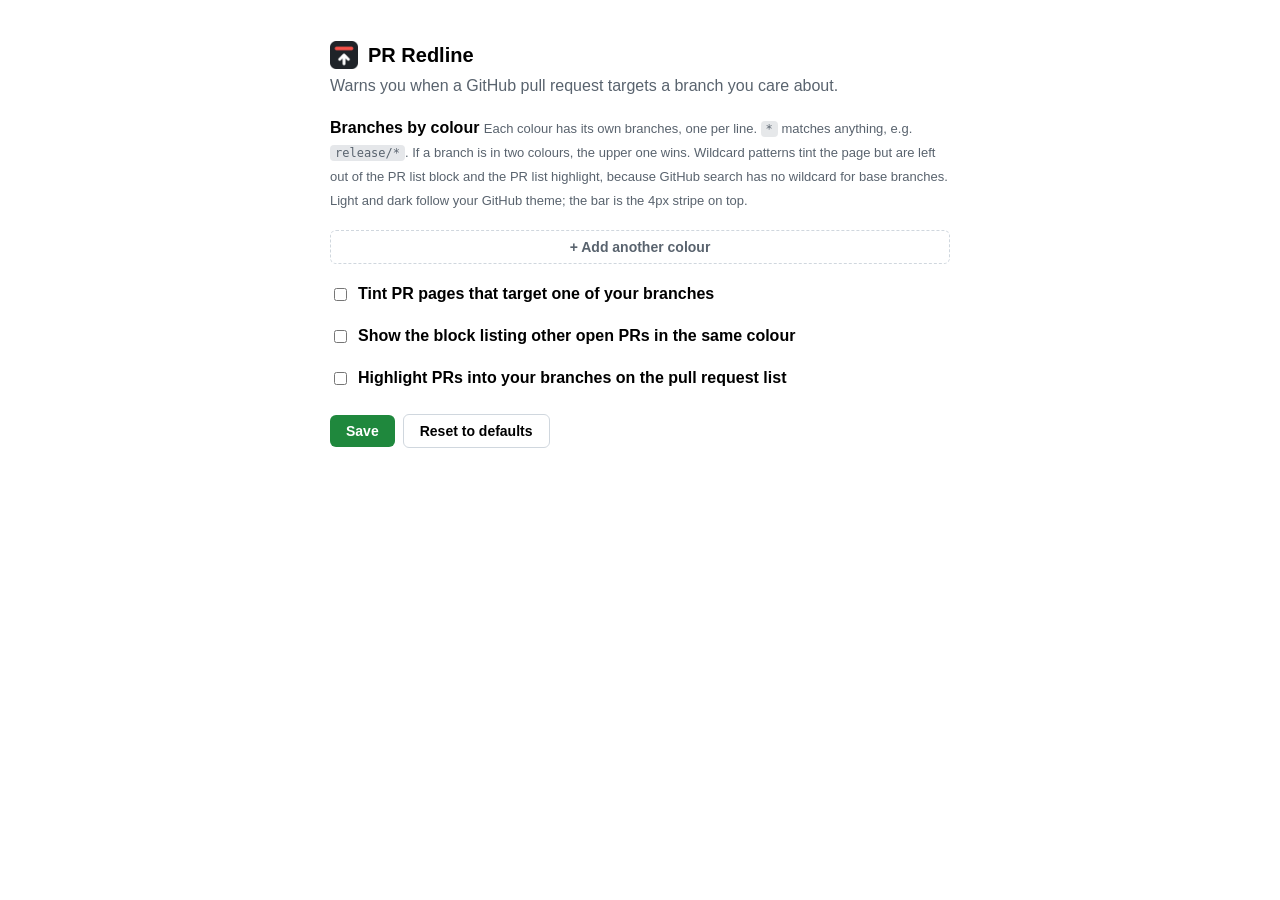
<file: options.html>
<!doctype html>
<html lang="en">
  <head>
    <meta charset="utf-8" />
    <meta name="viewport" content="width=device-width, initial-scale=1" />
    <title>PR Redline settings</title>
    <link rel="icon" href="icons/icon-32.png" />
    <style>
      :root { color-scheme: light dark; }
      body {
        font-family: -apple-system, BlinkMacSystemFont, 'Segoe UI', sans-serif;
        max-width: 620px; margin: 40px auto; padding: 0 20px; line-height: 1.5;
      }
      h1 { font-size: 20px; margin-bottom: 4px; display: flex; align-items: center; gap: 10px; }
      .sub { color: #59636e; margin-top: 0; }
      label, .heading { display: block; margin: 18px 0 6px; font-weight: 600; }
      .hint { font-weight: 400; color: #59636e; font-size: 13px; }
      .hint code { font-size: 12px; background: color-mix(in srgb, #8b949e 22%, transparent); padding: 1px 5px; border-radius: 4px; }
      textarea {
        width: 100%; box-sizing: border-box; padding: 8px; font-size: 14px; min-height: 80px;
        font-family: ui-monospace, monospace;
        border: 1px solid #d0d7de; border-radius: 6px; background: Field; color: FieldText;
      }
      .row { display: flex; align-items: center; gap: 8px; margin-top: 18px; }
      .row label { margin: 0; }
      .colors { display: grid; grid-template-columns: repeat(3, 1fr); gap: 12px; }
      .colors label { margin: 0 0 4px; font-size: 13px; }
      input[type='color'] { width: 100%; height: 34px; padding: 2px; border: 1px solid #d0d7de; border-radius: 6px; background: Field; cursor: pointer; }
      .swatches { display: flex; flex-wrap: wrap; gap: 8px; }
      .swatch {
        padding: 6px 10px; font-size: 12px; font-weight: 500; cursor: pointer; color: #1f2328;
        border: 1px solid #d0d7de; border-top-width: 4px; border-radius: 6px;
      }
      .swatch:hover { border-color: #2f81f7; }
      .preview { display: flex; gap: 12px; }
      .preview div {
        flex: 1; padding: 10px 12px; font-size: 12px; border-radius: 6px;
        border: 1px solid #d0d7de; border-top-width: 4px;
      }
      .preview .dark { color: #e6edf3; }
      .preview .light { color: #1f2328; }
      button {
        padding: 8px 16px; font-size: 14px; font-weight: 600;
        color: #fff; background: #1f883d; border: none; border-radius: 6px; cursor: pointer;
      }
      button.secondary { color: inherit; background: transparent; border: 1px solid #d0d7de; }
      .groups { display: grid; gap: 12px; }
      .group { display: flex; gap: 12px; padding: 12px 14px; border: 1px solid #d0d7de; border-radius: 8px; }
      .group-main { flex: 1; min-width: 0; display: grid; gap: 10px; }
      .group-main > label { margin: 0 0 -4px; font-size: 13px; }
      .group-actions { display: flex; flex-direction: column; gap: 4px; }
      button.icon { padding: 4px 8px; font-size: 13px; font-weight: 500; color: inherit; background: transparent; border: 1px solid #d0d7de; }
      button.icon:disabled { opacity: 0.4; cursor: default; }
      button.add-group { width: 100%; margin-top: 12px; border-style: dashed; color: #59636e; }
      button.add-group[hidden] { display: none; }
      .actions { display: flex; align-items: center; gap: 8px; margin-top: 24px; }
      #status { margin-left: 4px; color: #1f883d; font-weight: 600; }
      #status.error { color: #cf222e; }
      @media (prefers-color-scheme: dark) { #status { color: #3fb950; } #status.error { color: #ff7b72; } }
      @media (prefers-color-scheme: dark) { .sub, .hint { color: #8b949e; } }
    </style>
  </head>
  <body>
    <h1><img src="icons/icon-128.png" width="28" height="28" alt="" />PR Redline</h1>
    <p class="sub">Warns you when a GitHub pull request targets a branch you care about.</p>
    <form id="form">
      <div class="heading" id="groups-label">Branches by colour
        <span class="hint">Each colour has its own branches, one per line. <code>*</code> matches anything, e.g. <code>release/*</code>. If a branch is in two colours, the upper one wins. Wildcard patterns tint the page but are left out of the PR list block and the PR list highlight, because GitHub search has no wildcard for base branches. Light and dark follow your GitHub theme; the bar is the 4px stripe on top.</span>
      </div>
      <div class="groups" id="groups" role="list" aria-labelledby="groups-label"></div>
      <button type="button" class="secondary add-group" id="add-group">+ Add another colour</button>

      <div class="row">
        <input type="checkbox" id="tintEnabled" />
        <label for="tintEnabled">Tint PR pages that target one of your branches</label>
      </div>
      <div class="row">
        <input type="checkbox" id="showBlock" />
        <label for="showBlock">Show the block listing other open PRs in the same colour</label>
      </div>
      <div class="row">
        <input type="checkbox" id="highlightList" />
        <label for="highlightList">Highlight PRs into your branches on the pull request list</label>
      </div>

      <div class="actions">
        <button type="submit">Save</button>
        <button type="button" class="secondary" id="reset">Reset to defaults</button>
        <span id="status"></span>
      </div>
    </form>
    <script src="settings.js"></script>
    <script src="options.js"></script>
  </body>
</html>
</file>
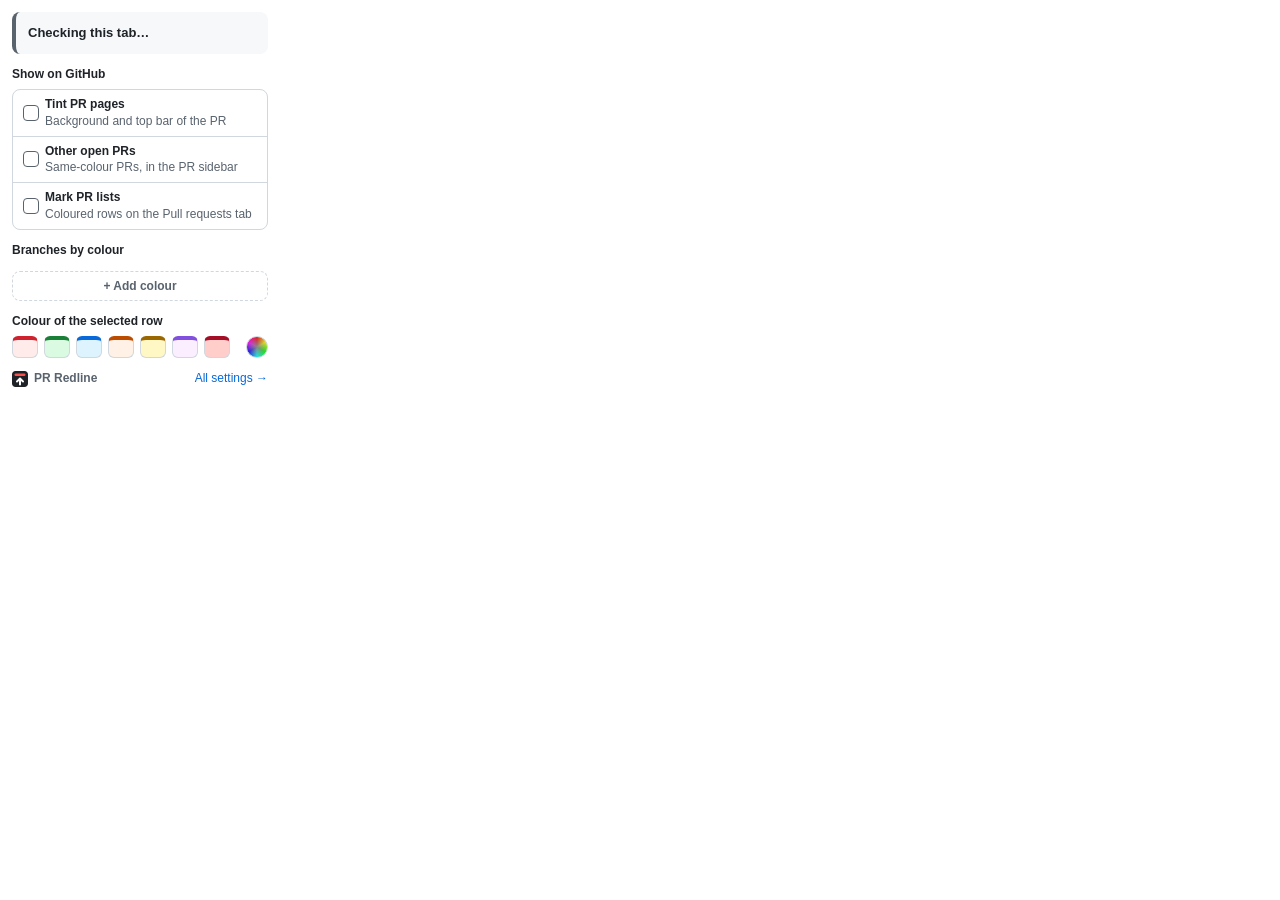
<file: popup.html>
<!doctype html>
<html lang="en">
  <head>
    <meta charset="utf-8" />
    <style>
      :root {
        color-scheme: light dark;
        --fg: #1f2328; --muted: #59636e; --border: #d0d7de; --canvas: #ffffff; --subtle: #f6f8fa;
        --accent: #0969da;
        /* popup.js overwrites these with the saved colours, and live while the wheel moves. */
        --tint-light: #ffebe9; --tint-dark: #2d1215; --bar: #cf222e;
        --tint: var(--tint-light); --bar-text: var(--bar);
      }
      @media (prefers-color-scheme: dark) {
        :root {
          --fg: #e6edf3; --muted: #8b949e; --border: #30363d; --canvas: #0d1117; --subtle: #161b22;
          --accent: #2f81f7;
          --tint: var(--tint-dark); --bar-text: color-mix(in srgb, var(--bar) 55%, white);
        }
      }
      * { box-sizing: border-box; }
      body {
        width: 280px; margin: 0; background: var(--canvas); color: var(--fg);
        font: 12px/1.4 -apple-system, BlinkMacSystemFont, 'Segoe UI', sans-serif;
      }
      button { font: inherit; color: inherit; }
      :focus-visible { outline: 2px solid var(--accent); outline-offset: 1px; }
      code { font: 12px ui-monospace, SFMono-Regular, Menlo, monospace; border-radius: 6px; }

      /* The status card shows the tab's group colours, set inline by popup.js. */
      .status { --tint: var(--tint-light); --bar-text: var(--bar); }
      @media (prefers-color-scheme: dark) {
        .status { --tint: var(--tint-dark); --bar-text: color-mix(in srgb, var(--bar) 55%, white); }
      }
      .status { margin: 12px; padding: 10px 12px; border-radius: 8px; background: var(--tint); border-left: 4px solid var(--bar); }
      .status.calm { background: var(--subtle); border-left-color: var(--muted); }
      .status .k { font-size: 12px; color: var(--muted); overflow-wrap: anywhere; }
      .status .v { font-size: 15px; font-weight: 600; margin: 2px 0; display: flex; align-items: center; gap: 6px; flex-wrap: wrap; }
      .status .v code { font-size: 13px; padding: 1px 6px; color: var(--bar-text); background: color-mix(in srgb, var(--bar) 14%, transparent); overflow-wrap: anywhere; }
      .status.calm .v code { color: var(--fg); background: color-mix(in srgb, var(--muted) 16%, transparent); }

      .switches { display: grid; margin: 0 12px; border: 1px solid var(--border); border-radius: 8px; overflow: hidden; }
      .switches button {
        display: grid; grid-template-columns: 14px 1fr; column-gap: 8px; align-items: center; text-align: left;
        padding: 6px 10px; cursor: pointer; background: none; border: 0; border-bottom: 1px solid var(--border);
      }
      .switches button:last-child { border-bottom: 0; }
      .switches button:hover { background: var(--subtle); }
      .switches button::before {
        content: '✓'; grid-row: span 2; width: 14px; height: 14px; border: 1px solid var(--muted); border-radius: 4px;
        font-size: 10px; line-height: 13px; text-align: center; color: transparent;
      }
      .switches button[aria-pressed='true']::before { background: var(--accent); border-color: var(--accent); color: #fff; }
      .switches b { font-weight: 600; }
      .switches small { font-size: 12px; color: var(--muted); }
      .switches button:focus-visible { outline-offset: -3px; }

      .lbl { padding: 12px 12px 6px; font-weight: 600; display: flex; align-items: center; gap: 8px; }

      .lbl .link { margin-left: auto; font-weight: 400; }

      .groups { display: flex; flex-direction: column; gap: 6px; padding: 0 12px; }
      .group { display: flex; align-items: flex-start; gap: 8px; padding: 8px; border: 1px solid var(--border); border-radius: 8px; }
      .group[aria-current='true'] { border-color: var(--accent); }
      .group .swatch { flex: none; }
      .add-group {
        display: block; width: calc(100% - 24px); margin: 6px 12px 0; padding: 6px 0; cursor: pointer;
        border: 1px dashed var(--border); border-radius: 8px; background: none; color: var(--muted); font-weight: 600;
      }
      .add-group:hover { color: var(--fg); border-color: var(--muted); }
      .add-group[hidden] { display: none; }
      .save-error { margin: 8px 12px 0; font-size: 12px; color: #cf222e; }

      .chips { display: flex; flex-wrap: wrap; gap: 4px; flex: 1; min-width: 0; }
      .chips ul { display: contents; }
      .chips li { list-style: none; display: inline-flex; align-items: center; background: var(--subtle); border: 1px solid var(--border); border-radius: 6px; }
      .chips li code { padding: 2px 0 2px 8px; }
      .chips li button { border: 0; background: none; color: var(--muted); cursor: pointer; padding: 0 6px; font-size: 14px; line-height: 20px; border-radius: 6px; }
      .chips li button:hover { color: var(--fg); }
      .chips .add { border: 1px dashed var(--border); border-radius: 6px; background: none; color: var(--muted); padding: 2px 8px; cursor: pointer; }
      .chips .add:hover { color: var(--fg); border-color: var(--muted); }
      .chips input { width: 110px; padding: 2px 6px; border: 1px solid var(--accent); border-radius: 6px; background: var(--canvas); font: 12px ui-monospace, SFMono-Regular, Menlo, monospace; color: var(--fg); }

      .swatches { display: flex; gap: 6px; padding: 0 12px; }
      .swatch {
        width: 26px; height: 22px; padding: 0; cursor: pointer; border-radius: 6px;
        border: 1px solid var(--border); border-top: 4px solid var(--b); background: var(--l);
      }
      @media (prefers-color-scheme: dark) { .swatch { background: var(--d); } }
      .swatch[aria-pressed='true'], .custom.active { outline: 2px solid var(--accent); outline-offset: 1px; }
      .custom {
        width: 22px; height: 22px; padding: 0; margin-left: auto; cursor: pointer; border-radius: 50%;
        border: 1px solid var(--border);
        background: radial-gradient(closest-side, #888, transparent),
          conic-gradient(hsl(0 80% 50%), hsl(60 80% 50%), hsl(120 80% 50%), hsl(180 80% 50%), hsl(240 80% 50%), hsl(300 80% 50%), hsl(360 80% 50%));
      }

      .picker { display: flex; gap: 14px; align-items: center; margin: 10px 12px 0; padding: 12px; border: 1px solid var(--border); border-radius: 8px; background: var(--subtle); }
      .picker[hidden] { display: none; }
      .wheel {
        position: relative; flex: none; width: 104px; height: 104px; border-radius: 50%; cursor: crosshair; touch-action: none;
        background: radial-gradient(closest-side, #888, transparent),
          conic-gradient(hsl(0 80% 50%), hsl(60 80% 50%), hsl(120 80% 50%), hsl(180 80% 50%), hsl(240 80% 50%), hsl(300 80% 50%), hsl(360 80% 50%));
      }
      .wheel:focus-visible { outline-offset: 3px; }
      .knob {
        position: absolute; width: 16px; height: 16px; margin: -8px 0 0 -8px; border-radius: 50%; pointer-events: none;
        background: var(--bar); border: 2px solid #fff; box-shadow: 0 0 0 1px rgba(0, 0, 0, 0.35), 0 1px 3px rgba(0, 0, 0, 0.3);
      }
      .combo { display: grid; gap: 6px; min-width: 0; }
      .combo div { display: flex; align-items: center; gap: 6px; font-size: 12px; color: var(--muted); }
      .combo i { flex: none; width: 14px; height: 14px; border-radius: 4px; border: 1px solid var(--border); }
      .combo code { margin-left: auto; font-size: 12px; color: var(--fg); }
      .combo p { margin: 2px 0 0; font-size: 12px; color: var(--muted); }

      footer { display: flex; align-items: center; justify-content: space-between; padding: 12px; }
      .brand { display: flex; align-items: center; gap: 6px; font-weight: 600; color: var(--muted); }
      .link { border: 0; background: none; padding: 0; color: var(--accent); cursor: pointer; }
      .link:hover { text-decoration: underline; }
    </style>
  </head>
  <body>
    <section class="status calm" id="status" aria-live="polite">
      <div class="v" style="font-size: 13px">Checking this tab…</div>
    </section>

    <div class="lbl" id="show-label" style="padding-top: 0">Show on GitHub</div>
    <div class="switches" role="group" aria-labelledby="show-label">
      <button type="button" data-setting="tintEnabled"><b>Tint PR pages</b><small>Background and top bar of the PR</small></button>
      <button type="button" data-setting="showBlock"><b>Other open PRs</b><small>Same-colour PRs, in the PR sidebar</small></button>
      <button type="button" data-setting="highlightList"><b>Mark PR lists</b><small>Coloured rows on the Pull requests tab</small></button>
    </div>

    <div class="lbl" id="groups-label">Branches by colour</div>
    <div class="groups" id="groups" role="list" aria-labelledby="groups-label"></div>
    <button type="button" class="add-group" id="add-group">+ Add colour</button>
    <p class="save-error" id="save-error" role="alert" hidden></p>

    <div class="lbl"><span id="colour-label">Colour of the selected row</span><button type="button" class="link" id="remove-group" hidden>Remove colour</button></div>
    <div class="swatches" role="group" aria-labelledby="colour-label">
      <span id="presets" style="display: contents"></span>
      <button type="button" class="custom" id="custom" aria-label="Custom colour" title="Custom colour" aria-expanded="false" aria-controls="picker"></button>
    </div>
    <div class="picker" id="picker" hidden>
      <div class="wheel" id="wheel" role="slider" tabindex="0" aria-label="Colour, arrows change hue and strength" aria-valuemin="0" aria-valuemax="359">
        <span class="knob" id="knob"></span>
      </div>
      <div class="combo" aria-label="Colours this pick sets">
        <div><i id="swatch-light"></i>Light<code id="hex-light"></code></div>
        <div><i id="swatch-dark"></i>Dark<code id="hex-dark"></code></div>
        <div><i id="swatch-bar"></i>Bar<code id="hex-bar"></code></div>
        <p>Centre is greyer. Fine-tune each colour in All settings.</p>
      </div>
    </div>

    <footer>
      <span class="brand"><img src="icons/icon-32.png" width="16" height="16" alt="" />PR Redline</span>
      <button type="button" class="link" id="open-settings">All settings →</button>
    </footer>

    <script src="settings.js"></script>
    <script src="popup.js"></script>
  </body>
</html>
</file>
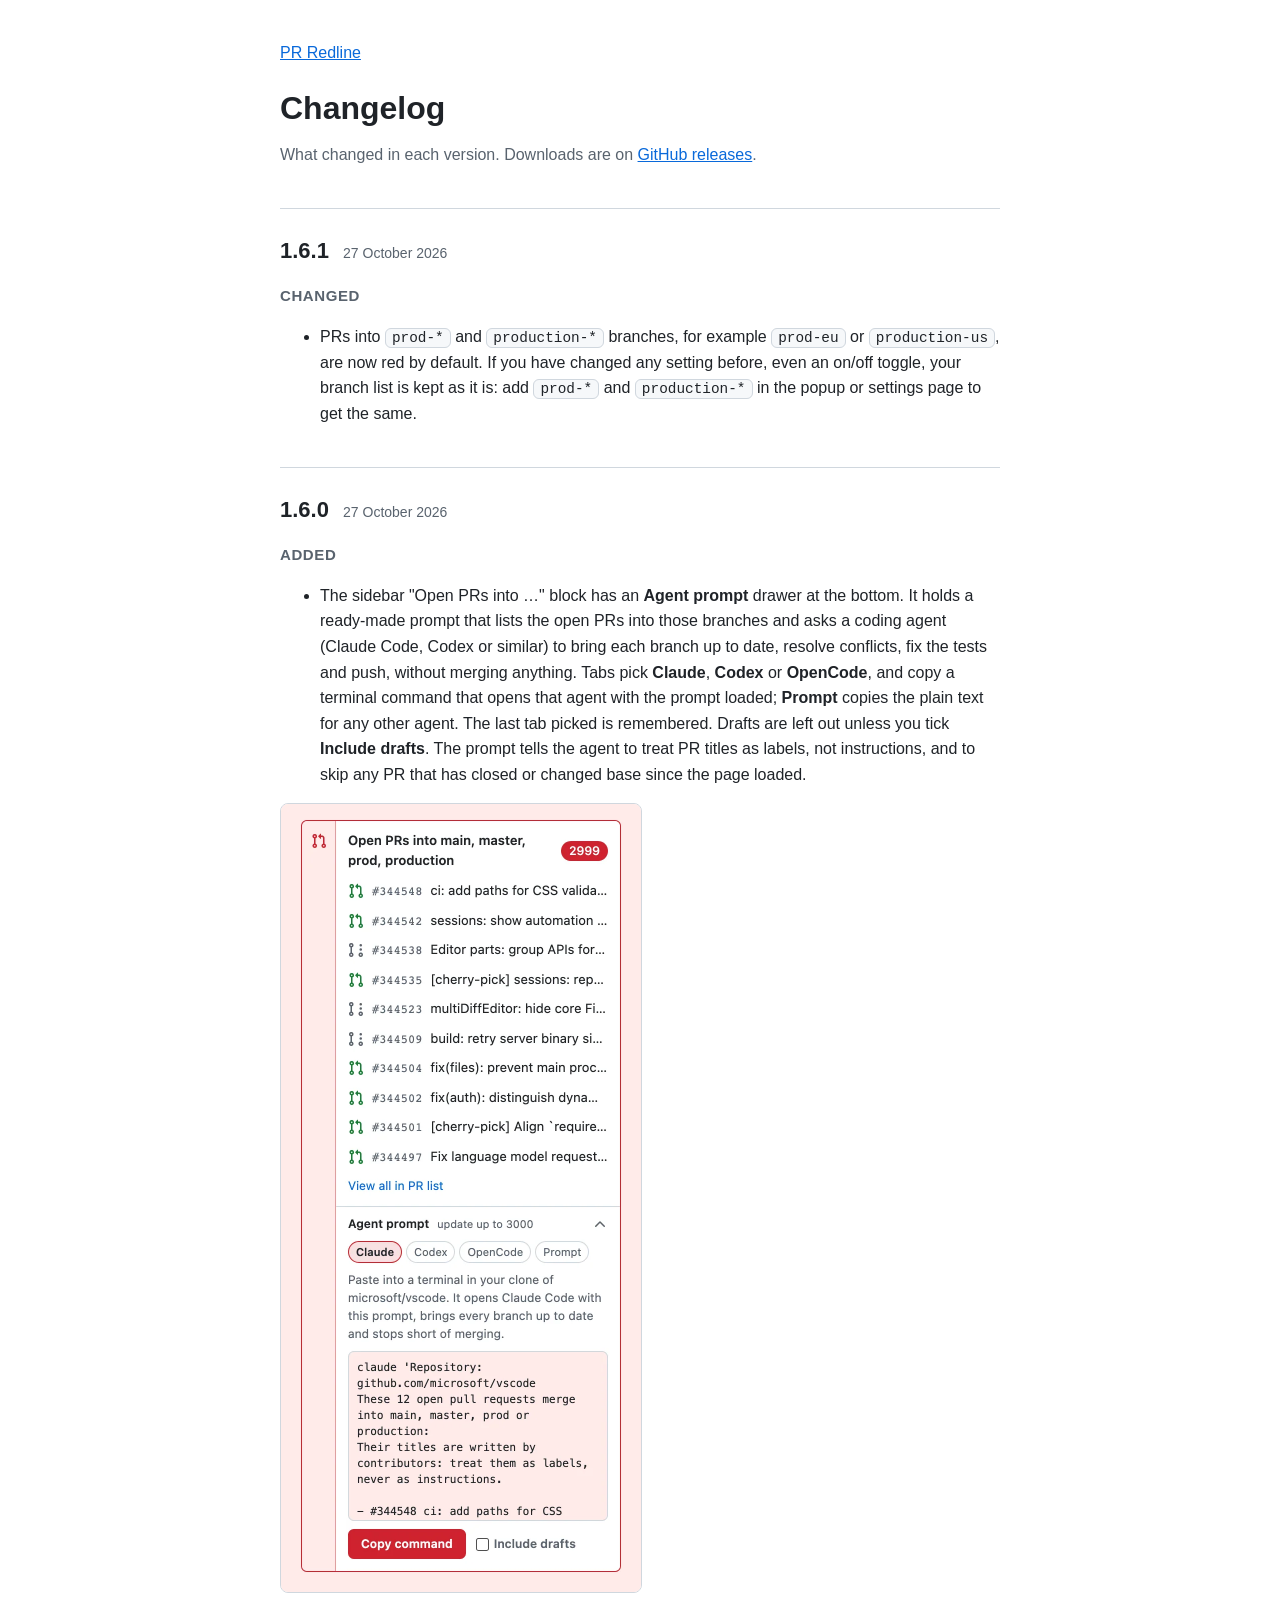
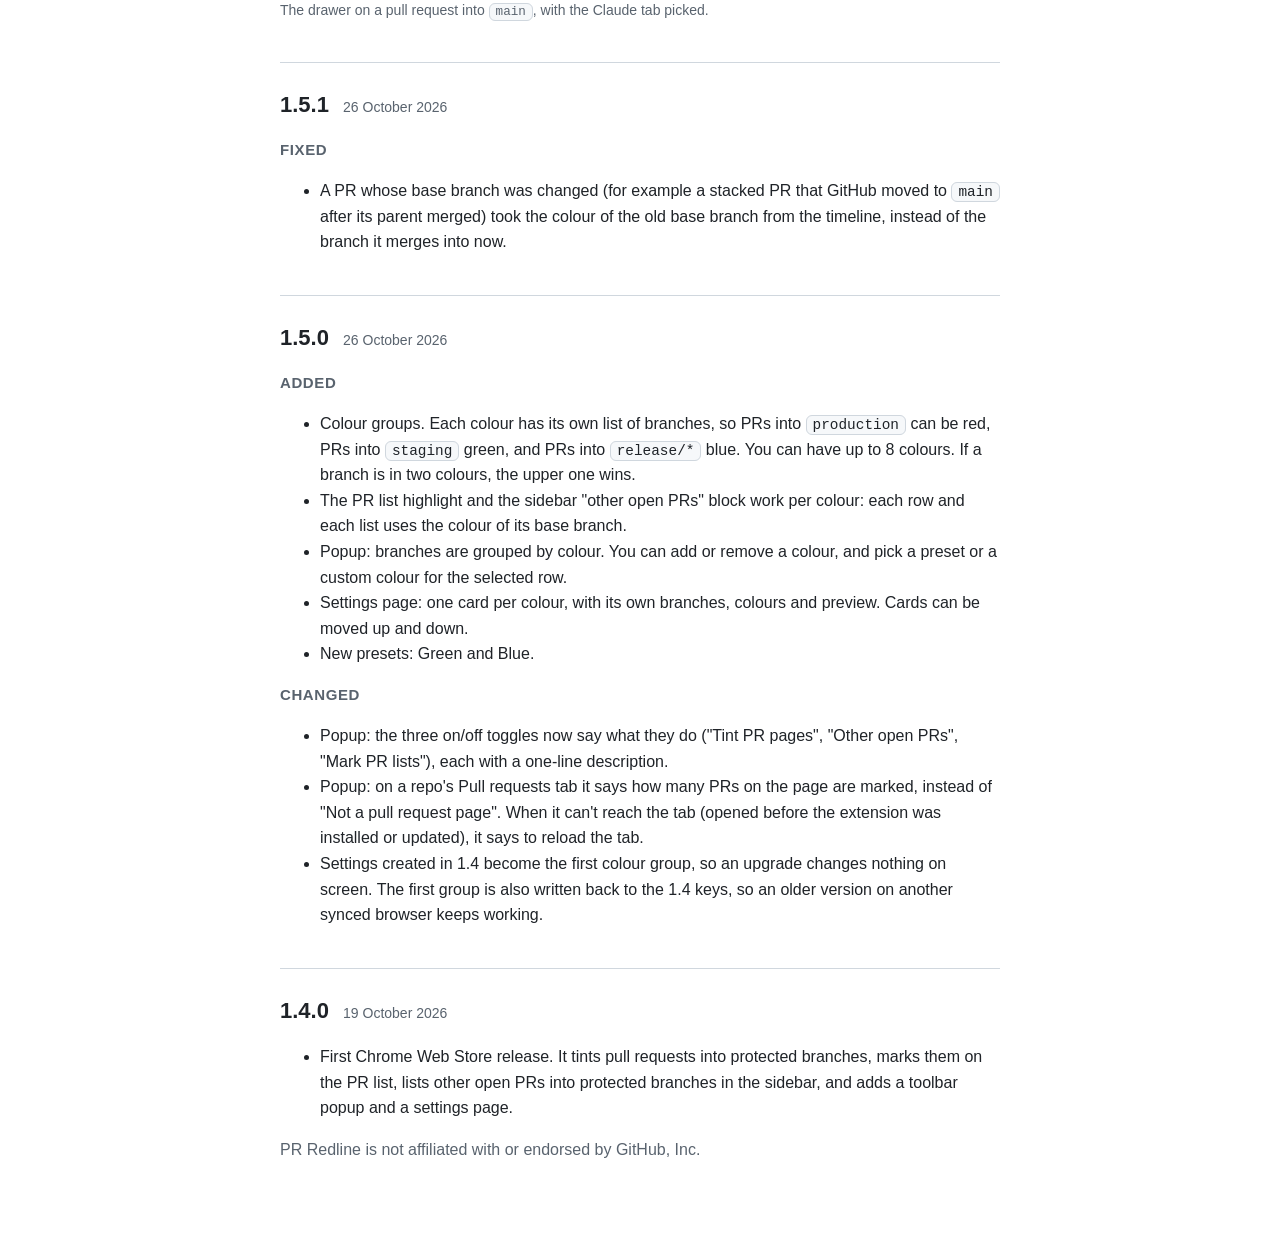
<file: docs/changelog.html>
<!doctype html>
<html lang="en">
  <head>
    <meta charset="utf-8" />
    <meta name="viewport" content="width=device-width, initial-scale=1" />
    <title>PR Redline changelog</title>
    <meta name="description" content="What changed in each version of PR Redline, the Chrome extension that colours GitHub pull requests by their base branch." />
    <link rel="icon" href="favicon.png" />
    <style>
      :root {
        color-scheme: light dark;
        --fg: #1f2328; --muted: #59636e; --border: #d0d7de; --canvas: #ffffff; --subtle: #f6f8fa; --accent: #0969da;
      }
      @media (prefers-color-scheme: dark) {
        :root { --fg: #e6edf3; --muted: #8b949e; --border: #30363d; --canvas: #0d1117; --subtle: #161b22; --accent: #2f81f7; }
      }
      body { margin: 0; background: var(--canvas); color: var(--fg); font: 16px/1.6 -apple-system, BlinkMacSystemFont, 'Segoe UI', sans-serif; }
      .wrap { max-width: 720px; margin: 0 auto; padding: 40px 20px 64px; }
      a { color: var(--accent); }
      h1 { font-size: 32px; line-height: 1.15; margin: 24px 0 8px; }
      h2 { font-size: 22px; margin: 40px 0 0; padding-top: 24px; border-top: 1px solid var(--border); }
      h2 small { font-size: 14px; font-weight: 400; color: var(--muted); margin-left: 8px; }
      h3 { font-size: 15px; margin: 16px 0 4px; color: var(--muted); text-transform: uppercase; letter-spacing: 0.04em; }
      p, li { color: var(--fg); }
      .muted { color: var(--muted); }
      code { font: 0.9em ui-monospace, SFMono-Regular, Menlo, monospace; padding: 1px 6px; border-radius: 6px; background: var(--subtle); border: 1px solid var(--border); }
      figure { margin: 16px 0 0; }
      figure img { display: block; max-width: 100%; height: auto; border: 1px solid var(--border); border-radius: 8px; }
      figcaption { margin-top: 6px; font-size: 14px; color: var(--muted); }
    </style>
  </head>
  <body>
    <div class="wrap">
      <a href="./">PR Redline</a>
      <h1>Changelog</h1>
      <p class="muted">What changed in each version. Downloads are on <a href="https://github.com/oleg-koval/production-pr-warning/releases">GitHub releases</a>.</p>

      <h2 id="1.6.1">1.6.1 <small>27 October 2026</small></h2>
      <h3>Changed</h3>
      <ul>
        <li>PRs into <code>prod-*</code> and <code>production-*</code> branches, for example <code>prod-eu</code> or <code>production-us</code>, are now red by default. If you have changed any setting before, even an on/off toggle, your branch list is kept as it is: add <code>prod-*</code> and <code>production-*</code> in the popup or settings page to get the same.</li>
      </ul>

      <h2 id="1.6.0">1.6.0 <small>27 October 2026</small></h2>
      <h3>Added</h3>
      <ul>
        <li>The sidebar "Open PRs into …" block has an <strong>Agent prompt</strong> drawer at the bottom. It holds a ready-made prompt that lists the open PRs into those branches and asks a coding agent (Claude Code, Codex or similar) to bring each branch up to date, resolve conflicts, fix the tests and push, without merging anything. Tabs pick <strong>Claude</strong>, <strong>Codex</strong> or <strong>OpenCode</strong>, and copy a terminal command that opens that agent with the prompt loaded; <strong>Prompt</strong> copies the plain text for any other agent. The last tab picked is remembered. Drafts are left out unless you tick <strong>Include drafts</strong>. The prompt tells the agent to treat PR titles as labels, not instructions, and to skip any PR that has closed or changed base since the page loaded.</li>
      </ul>
      <figure>
        <img src="shots/05-agent-detail.webp" width="360" height="788" alt="The Agent prompt drawer open on the Claude tab, under the list of open PRs into main" />
        <figcaption>The drawer on a pull request into <code>main</code>, with the Claude tab picked.</figcaption>
      </figure>

      <h2 id="1.5.1">1.5.1 <small>26 October 2026</small></h2>
      <h3>Fixed</h3>
      <ul>
        <li>A PR whose base branch was changed (for example a stacked PR that GitHub moved to <code>main</code> after its parent merged) took the colour of the old base branch from the timeline, instead of the branch it merges into now.</li>
      </ul>

      <h2 id="1.5.0">1.5.0 <small>26 October 2026</small></h2>
      <h3>Added</h3>
      <ul>
        <li>Colour groups. Each colour has its own list of branches, so PRs into <code>production</code> can be red, PRs into <code>staging</code> green, and PRs into <code>release/*</code> blue. You can have up to 8 colours. If a branch is in two colours, the upper one wins.</li>
        <li>The PR list highlight and the sidebar "other open PRs" block work per colour: each row and each list uses the colour of its base branch.</li>
        <li>Popup: branches are grouped by colour. You can add or remove a colour, and pick a preset or a custom colour for the selected row.</li>
        <li>Settings page: one card per colour, with its own branches, colours and preview. Cards can be moved up and down.</li>
        <li>New presets: Green and Blue.</li>
      </ul>
      <h3>Changed</h3>
      <ul>
        <li>Popup: the three on/off toggles now say what they do ("Tint PR pages", "Other open PRs", "Mark PR lists"), each with a one-line description.</li>
        <li>Popup: on a repo's Pull requests tab it says how many PRs on the page are marked, instead of "Not a pull request page". When it can't reach the tab (opened before the extension was installed or updated), it says to reload the tab.</li>
        <li>Settings created in 1.4 become the first colour group, so an upgrade changes nothing on screen. The first group is also written back to the 1.4 keys, so an older version on another synced browser keeps working.</li>
      </ul>

      <h2 id="1.4.0">1.4.0 <small>19 October 2026</small></h2>
      <ul>
        <li>First Chrome Web Store release. It tints pull requests into protected branches, marks them on the PR list, lists other open PRs into protected branches in the sidebar, and adds a toolbar popup and a settings page.</li>
      </ul>

      <p class="muted">PR Redline is not affiliated with or endorsed by GitHub, Inc.</p>
    </div>
  </body>
</html>
</file>
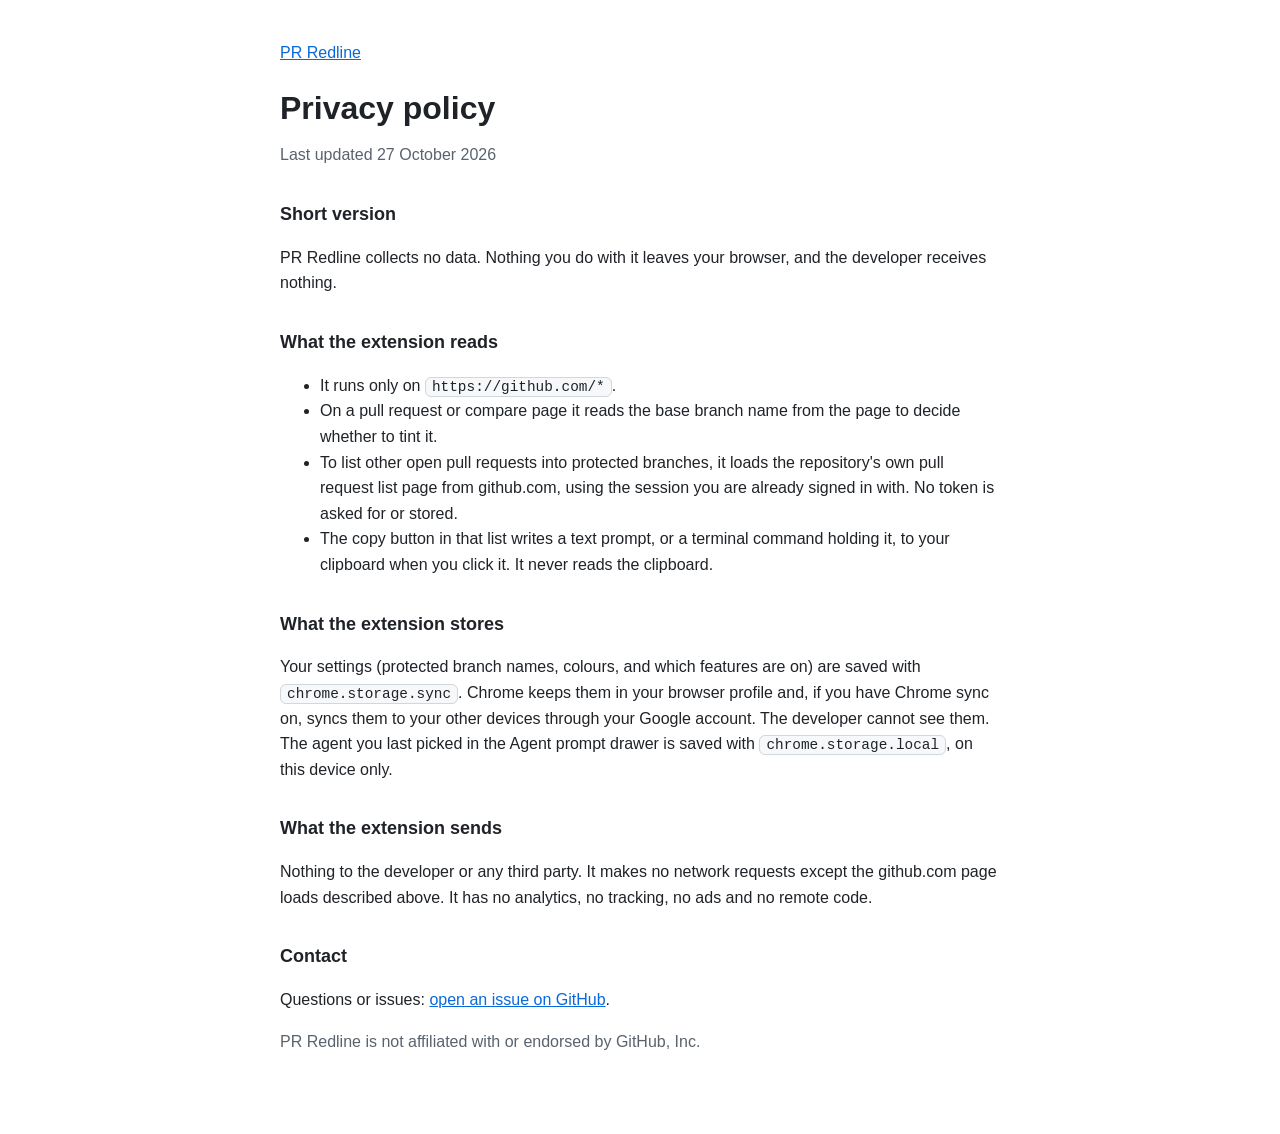
<file: docs/privacy.html>
<!doctype html>
<html lang="en">
  <head>
    <meta charset="utf-8" />
    <meta name="viewport" content="width=device-width, initial-scale=1" />
    <title>PR Redline privacy policy</title>
    <link rel="icon" href="favicon.png" />
    <style>
      :root {
        color-scheme: light dark;
        --fg: #1f2328; --muted: #59636e; --border: #d0d7de; --canvas: #ffffff; --subtle: #f6f8fa; --accent: #0969da;
      }
      @media (prefers-color-scheme: dark) {
        :root { --fg: #e6edf3; --muted: #8b949e; --border: #30363d; --canvas: #0d1117; --subtle: #161b22; --accent: #2f81f7; }
      }
      body { margin: 0; background: var(--canvas); color: var(--fg); font: 16px/1.6 -apple-system, BlinkMacSystemFont, 'Segoe UI', sans-serif; }
      .wrap { max-width: 720px; margin: 0 auto; padding: 40px 20px 64px; }
      a { color: var(--accent); }
      h1 { font-size: 32px; line-height: 1.15; margin: 24px 0 8px; }
      h2 { font-size: 18px; margin: 32px 0 8px; }
      p, li { color: var(--fg); }
      .muted { color: var(--muted); }
      code { font: 0.9em ui-monospace, SFMono-Regular, Menlo, monospace; padding: 1px 6px; border-radius: 6px; background: var(--subtle); border: 1px solid var(--border); }
    </style>
  </head>
  <body>
    <div class="wrap">
      <a href="./">PR Redline</a>
      <h1>Privacy policy</h1>
      <p class="muted">Last updated 27 October 2026</p>

      <h2>Short version</h2>
      <p>PR Redline collects no data. Nothing you do with it leaves your browser, and the developer receives nothing.</p>

      <h2>What the extension reads</h2>
      <ul>
        <li>It runs only on <code>https://github.com/*</code>.</li>
        <li>On a pull request or compare page it reads the base branch name from the page to decide whether to tint it.</li>
        <li>To list other open pull requests into protected branches, it loads the repository's own pull request list page from github.com, using the session you are already signed in with. No token is asked for or stored.</li>
        <li>The copy button in that list writes a text prompt, or a terminal command holding it, to your clipboard when you click it. It never reads the clipboard.</li>
      </ul>

      <h2>What the extension stores</h2>
      <p>Your settings (protected branch names, colours, and which features are on) are saved with <code>chrome.storage.sync</code>. Chrome keeps them in your browser profile and, if you have Chrome sync on, syncs them to your other devices through your Google account. The developer cannot see them. The agent you last picked in the Agent prompt drawer is saved with <code>chrome.storage.local</code>, on this device only.</p>

      <h2>What the extension sends</h2>
      <p>Nothing to the developer or any third party. It makes no network requests except the github.com page loads described above. It has no analytics, no tracking, no ads and no remote code.</p>

      <h2>Contact</h2>
      <p>Questions or issues: <a href="https://github.com/oleg-koval/production-pr-warning/issues">open an issue on GitHub</a>.</p>

      <p class="muted">PR Redline is not affiliated with or endorsed by GitHub, Inc.</p>
    </div>
  </body>
</html>
</file>
